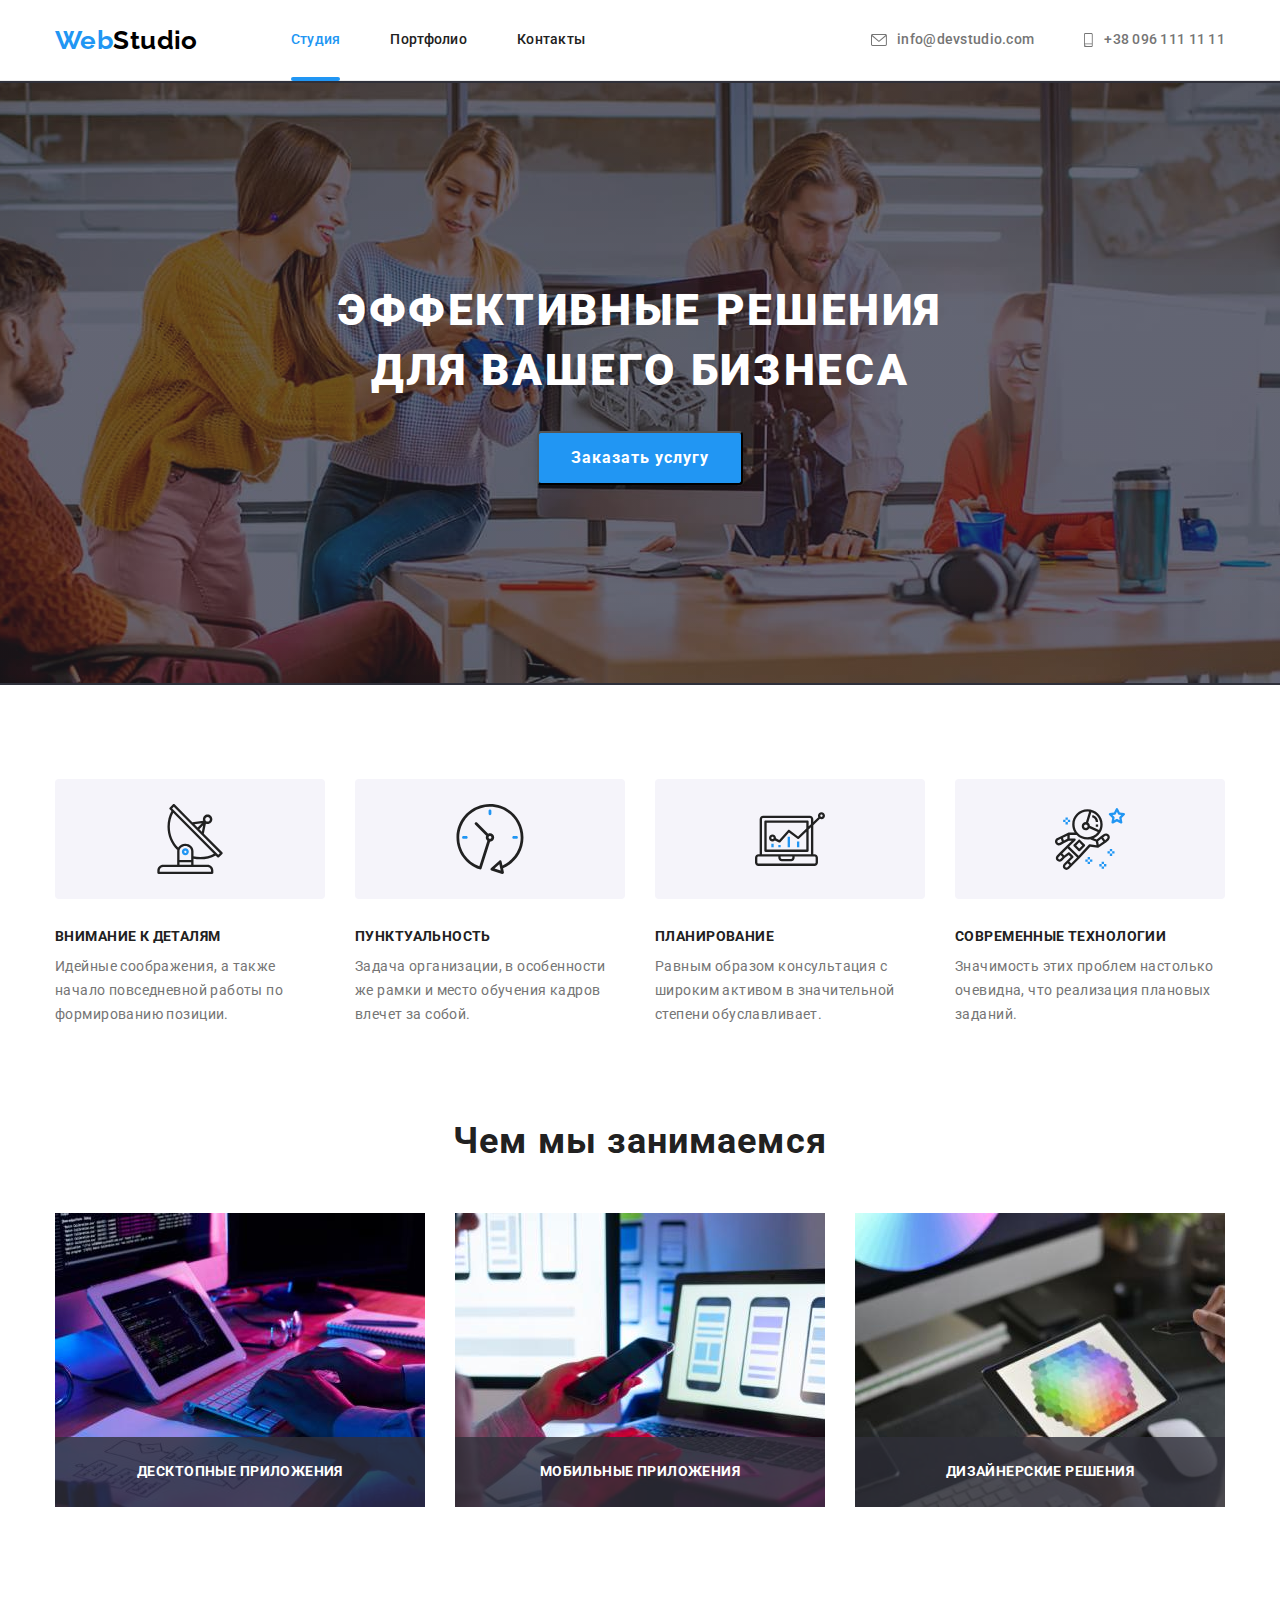
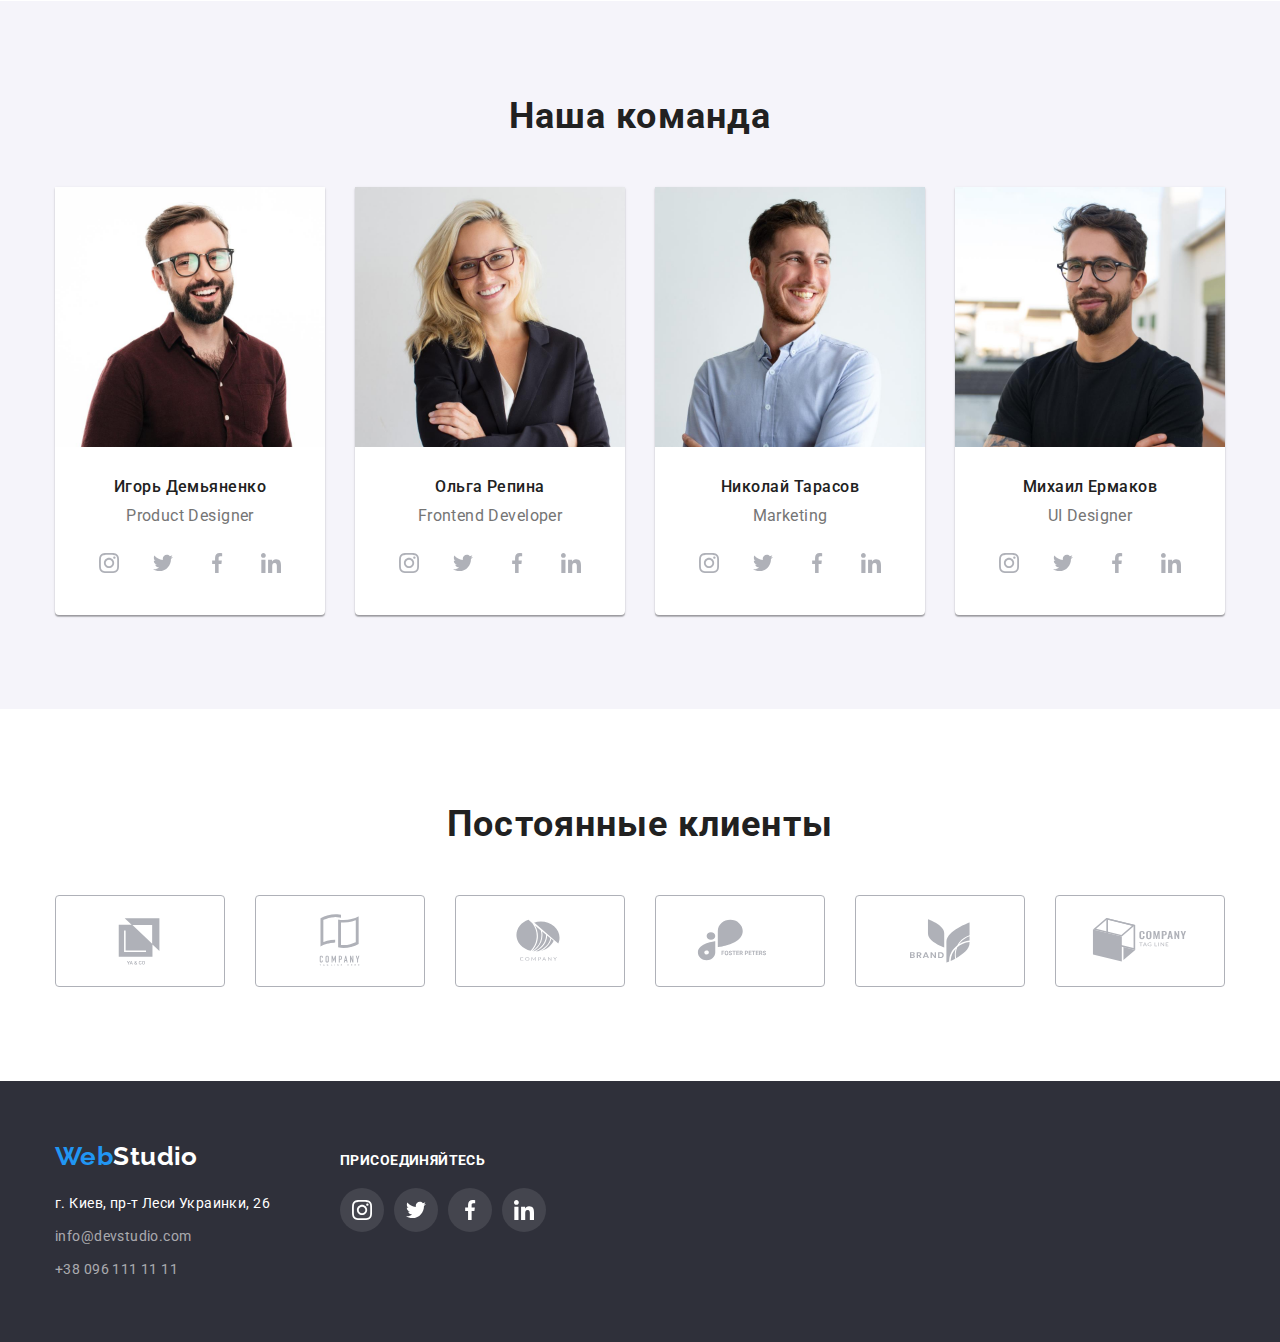
<file: index.html>
<!DOCTYPE html>
<html lang="en">
<head>
    <meta charset="UTF-8">
    <meta http-equiv="X-UA-Compatible" content="IE=edge">
    <meta name="viewport" content="width=device-width, initial-scale=1.0">
    <title>WebStudio</title>
    <link href="https://fonts.googleapis.com/css2?family=Raleway:wght@700&family=Roboto:wght@400;500;700;900&display=swap"
        rel="stylesheet">
    <link rel="stylesheet" href="https://cdnjs.cloudflare.com/ajax/libs/modern-normalize/1.1.0/modern-normalize.min.css">
    <link rel="stylesheet" href="./css/styles.css">
</head>
<body>
    <!--навигация-->
    <header>
        <div class="header container">
            <nav class="site-nav">
                <a href="./index.html" class="logo">Web<span class="logo-black">Studio</span></a>
                <ul class="site-nav list">
                    <li>
                        <a href="#" class="link curent">Студия</a>
                    </li>
                    <li>
                        <a href="./portfolio.html" class="link">Портфолио</a>
                    </li>
                    <li>
                        <a href="#" class="link">Контакты</a>
                    </li>
                    
                </ul>
            </nav>
            <ul class="top-contact list">
                <li>
                    <a href="mailto:info@devstudio.com" class="header-contact">
                        <svg class="icon-mail", style="width: 16px; height: 12px;">
                            <use href="./images/symbol-defs.svg#icon-envelope"></use>
                        </svg>
                        info@devstudio.com
                    </a>
            </li>
                <li><a href="tel:+380961111111" class="header-contact">
                    <svg class="icon-mail", style="width: 10px; height: 16px;">
                        <use href="./images/symbol-defs.svg#icon-smartphone"></use>
                    </svg>
                    +38 096 111 11 11</a></li>
            </ul>
        </div>
    </header>
    <!--основной контент-->
    <main>
        <!--секция 1-->
        <section class="section hero">
            <div class="container">
                <h1 class="hero-title">Эффективные решения для вашего бизнеса</h1>
                <button type="button" class="order" data-modal-open>Заказать услугу</button>
            </div>
        </section>
        <!--секция 2-->
        <section class="section quality">
            <div class="container">
                <ul class="quality list">
                    <li class="quality-item">
                       <div class="quality-images">
                            <svg class="icon-image">
                                <use href="./images/symbol-defs.svg#icon-antenna">
                                </use>
                            </svg>
                       </div>
                        <h3 class="quality-title">Внимание к деталям</h3>
                        <p class="quality-text">Идейные соображения, а также начало повседневной работы по формированию позиции.</p>
                    </li>
                    <li class="quality-item">
                        <div class="quality-images">
                            <svg class="icon-image">
                                <use href="./images/symbol-defs.svg#icon-clock">
                                </use>
                            </svg>
                        </div>
                        <h3 class="quality-title">Пунктуальность</h3>
                        <p class="quality-text">Задача организации, в особенности же рамки и место обучения кадров влечет за собой.</p>
                    </li>
                    <li class="quality-item">
                        <div class="quality-images">
                            <svg class="icon-image">
                                <use href="./images/symbol-defs.svg#icon-diagram">
                                </use>
                            </svg>
                        </div>
                        <h3 class="quality-title">Планирование</h3>
                        <p class="quality-text">Равным образом консультация с широким активом в значительной степени обуславливает.</p>
                    </li>
                    <li class="quality-item">
                        <div class="quality-images">
                            <svg class="icon-image">
                                <use href="./images/symbol-defs.svg#icon-astronaut">
                                </use>
                            </svg>
                        </div>
                        <h3 class="quality-title">Современные технологии</h3>
                        <p class="quality-text">Значимость этих проблем настолько очевидна, что реализация плановых заданий.</p>
                    </li>
                </ul>
            </div>
        </section>
        <!--секция 3-->
        <section class="section business">
            <div class="container">
                <h2 class="section-title">Чем мы занимаемся</h2>
                <ul class="list">
                    <li class="item"><img src="./images/box-1.jpg" alt="man writing a code">
                        <h3 class="business-item-title">Десктопные приложения</h3>    
                    </li>
                    <li class="item"><img src="./images/box-2.jpg" alt="man with smartphone in his hand near laptop">
                        <h3 class="business-item-title">Мобильные приложения</h3>
                    </li>
                    <li class="item"><img src="./images/box-3.jpg" alt="man with tablet">
                        <h3 class="business-item-title">Дизайнерские решения</h3>
                    </li>
            </div>
            </ul>
        </section>
        <!--секция 4-->
        <section class="section team">
            <div class="container">
                <h2 class="section-title">Наша команда</h2>
                <ul class="list">
                    <li class="team-list-item"><img src="./images/img-1.jpg" alt="smiling man in glases" width="270" height="260">
                        <div class="title-group">
                            <h3 class="item-title">Игорь Демьяненко</h3>
                            <p class="position">Product Designer</p>
                            
                            <ul class="social list">
                                <li>
                                    <a href="#" class="social-link">
                                        <svg class="social-link-icon">
                                            <use href="./images/symbol-defs.svg#icon-instagram"></use>
                                        </svg>
                                    </a>
                                </li>
                                <li>
                                    <a href="#" class="social-link">
                                        <svg class="social-link-icon">
                                            <use href="./images/symbol-defs.svg#icon-twitter"></use>
                                        </svg>
                                    </a>
                                </li>
                                <li>
                                    <a href="#" class="social-link">
                                        <svg class="social-link-icon">
                                            <use href="./images/symbol-defs.svg#icon-facebook"></use>
                                        </svg>
                                    </a>
                                </li>
                                <li>
                                    <a href="#" class="social-link">
                                        <svg class="social-link-icon">
                                            <use href="./images/symbol-defs.svg#icon-linkedin"></use>
                                        </svg>
                                    </a>
                                </li>
                            </ul>
                        </div>
                    </li>
                    <li class="team-list-item"><img src="./images/img-2.jpg" alt="smiling woman with glasses" width="270" height="260">
                        <div class="title-group">
                            <h3 class="item-title">Ольга Репина</h3>
                            <p class="position">Frontend Developer</p>
                            <ul class="social list">
                                <li>
                                    <a href="#" class="social-link">
                                        <svg class="social-link-icon">
                                            <use href="./images/symbol-defs.svg#icon-instagram"></use>
                                        </svg>
                                    </a>
                                </li>
                                <li>
                                    <a href="#" class="social-link">
                                        <svg class="social-link-icon">
                                            <use href="./images/symbol-defs.svg#icon-twitter"></use>
                                        </svg>
                                    </a>
                                </li>
                                <li>
                                    <a href="#" class="social-link">
                                        <svg class="social-link-icon">
                                            <use href="./images/symbol-defs.svg#icon-facebook"></use>
                                        </svg>
                                    </a>
                                </li>
                                <li>
                                    <a href="#" class="social-link">
                                        <svg class="social-link-icon">
                                            <use href="./images/symbol-defs.svg#icon-linkedin"></use>
                                        </svg>
                                    </a>
                                </li>
                            </ul>
                        </div>
                    </li>
                    <li class="team-list-item"><img src="./images/img-3.jpg" alt="smiling man" width="270" height="260">
                        <div class="title-group">
                            <h3 class="item-title">Николай Тарасов</h3>
                            <p class="position">Marketing</p>
                            <ul class="social list">
                                <li>
                                    <a href="#" class="social-link">
                                        <svg class="social-link-icon">
                                            <use href="./images/symbol-defs.svg#icon-instagram"></use>
                                        </svg>
                                    </a>
                                </li>
                                <li>
                                    <a href="#" class="social-link">
                                        <svg class="social-link-icon">
                                            <use href="./images/symbol-defs.svg#icon-twitter"></use>
                                        </svg>
                                    </a>
                                </li>
                                <li>
                                    <a href="#" class="social-link">
                                        <svg class="social-link-icon">
                                            <use href="./images/symbol-defs.svg#icon-facebook"></use>
                                        </svg>
                                    </a>
                                </li>
                                <li>
                                    <a href="#" class="social-link">
                                        <svg class="social-link-icon">
                                            <use href="./images/symbol-defs.svg#icon-linkedin"></use>
                                        </svg>
                                    </a>
                                </li>
                            </ul>
                        </div>
                    </li>
                    <li class="team-list-item"><img src="./images/img-4.jpg" alt="man in glases" width="270" height="260">
                        <div class="title-group">
                            <h3 class="item-title">Михаил Ермаков</h3>
                            <p class="position">UI Designer</p>
                            <ul class="social list">
                                <li>
                                    <a href="#" class="social-link">
                                        <svg class="social-link-icon">
                                            <use href="./images/symbol-defs.svg#icon-instagram"></use>
                                        </svg>
                                    </a>
                                </li>
                                <li>
                                    <a href="#" class="social-link">
                                        <svg class="social-link-icon">
                                            <use href="./images/symbol-defs.svg#icon-twitter"></use>
                                        </svg>
                                    </a>
                                </li>
                                <li>
                                    <a href="#" class="social-link">
                                        <svg class="social-link-icon">
                                            <use href="./images/symbol-defs.svg#icon-facebook"></use>
                                        </svg>
                                    </a>
                                </li>
                                <li>
                                    <a href="#" class="social-link">
                                        <svg class="social-link-icon">
                                            <use href="./images/symbol-defs.svg#icon-linkedin"></use>
                                        </svg>
                                    </a>
                                </li>
                            </ul>
                        </div>
                    </li>
                </ul>
            </div>
        </section>
        <!--секция 5-->
        <section class="section regular-customers">
            <div class="container">
                <h2 class="section-title">Постоянные клиенты</h2>
                <ul class="customers list">
                    <li class="customer-item">
                        <a href="" class="customer-link">
                            <svg class="customer-logo">
                                <use href="./images/symbol-defs.svg#icon-company-one">
                                </use>
                            </svg>
                        </a>
                    </li>
                    <li class="customer-item">
                        <a href="" class="customer-link">
                            <svg class="customer-logo">
                                <use href="./images/symbol-defs.svg#icon-company-two">
                                </use>
                            </svg>
                        </a>
                    </li>
                    <li class="customer-item">
                        <a href="" class="customer-link">
                            <svg class="customer-logo">
                                <use href="./images/symbol-defs.svg#icon-company-three">
                                </use>
                            </svg>
                        </a>
                    </li>
                    <li class="customer-item">
                        <a href="" class="customer-link">
                            <svg class="customer-logo">
                                <use href="./images/symbol-defs.svg#icon-company-four">
                                </use>
                            </svg>
                        </a>
                    </li>
                    <li class="customer-item">
                        <a href="" class="customer-link">
                            <svg class="customer-logo">
                                <use href="./images/symbol-defs.svg#icon-company-five">
                                </use>
                            </svg>
                        </a>
                    </li>
                    <li class="customer-item">
                        <a href="" class="customer-link">
                            <svg class="customer-logo">
                                <use href="./images/symbol-defs.svg#icon-company-six">
                                </use>
                            </svg>
                        </a>
                    </li>
                </ul>
            </div>
        </section>
    </main>
    <!--контакты-->
    <footer>
        <div class="footer container">
            <div>
            <a href="./index.html" class="logo">Web<span class="logo-white">Studio</span></a>
            <address>
                <p class="location">г. Киев, пр-т Леси Украинки, 26</p>
                
                <ul class="bottom list">
                    <li><a href="mailto:info@devstudio.com" class="footer-contact">info@devstudio.com</a></li>
                    <li><a href="tel:+380961111111" class="footer-contact">+38 096 111 11 11</a></li>
                </ul>

            </address>
            </div>
        
        
            <div class="footer-social-links">
                <h3 class="join">присоединяйтесь</h3>
                <ul class="footer-social list">
                    <li>
                        <a href="#" class="footer social-link">
                            <svg class="footer social-link-icon">
                                <use href="./images/symbol-defs.svg#icon-instagram"></use>
                            </svg>
                        </a>
                    </li>
                    <li>
                        <a href="#" class="footer social-link">
                            <svg class="footer social-link-icon">
                                <use href="./images/symbol-defs.svg#icon-twitter"></use>
                            </svg>
                        </a>
                    </li>
                    <li>
                        <a href="#" class="footer social-link">
                            <svg class="footer social-link-icon">
                                <use href="./images/symbol-defs.svg#icon-facebook"></use>
                            </svg>
                        </a>
                    </li>
                    <li>
                        <a href="#" class="footer social-link">
                            <svg class="footer social-link-icon">
                                <use href="./images/symbol-defs.svg#icon-linkedin"></use>
                            </svg>
                        </a>
                    </li>
            </div>
        </div>
    </footer>

    <div class="backdrop is-hidden" data-modal>
        <div class="modal">
            <button type="button" class="close-button" data-modal-close>
                <svg class="button-image">
                    <use href="./images/symbol-defs.svg#icon-close"></use>
                </svg>
            </button>
        </div>
    </div>
    <script src="./js/modal.js"></script>
</body>
</html>
</file>
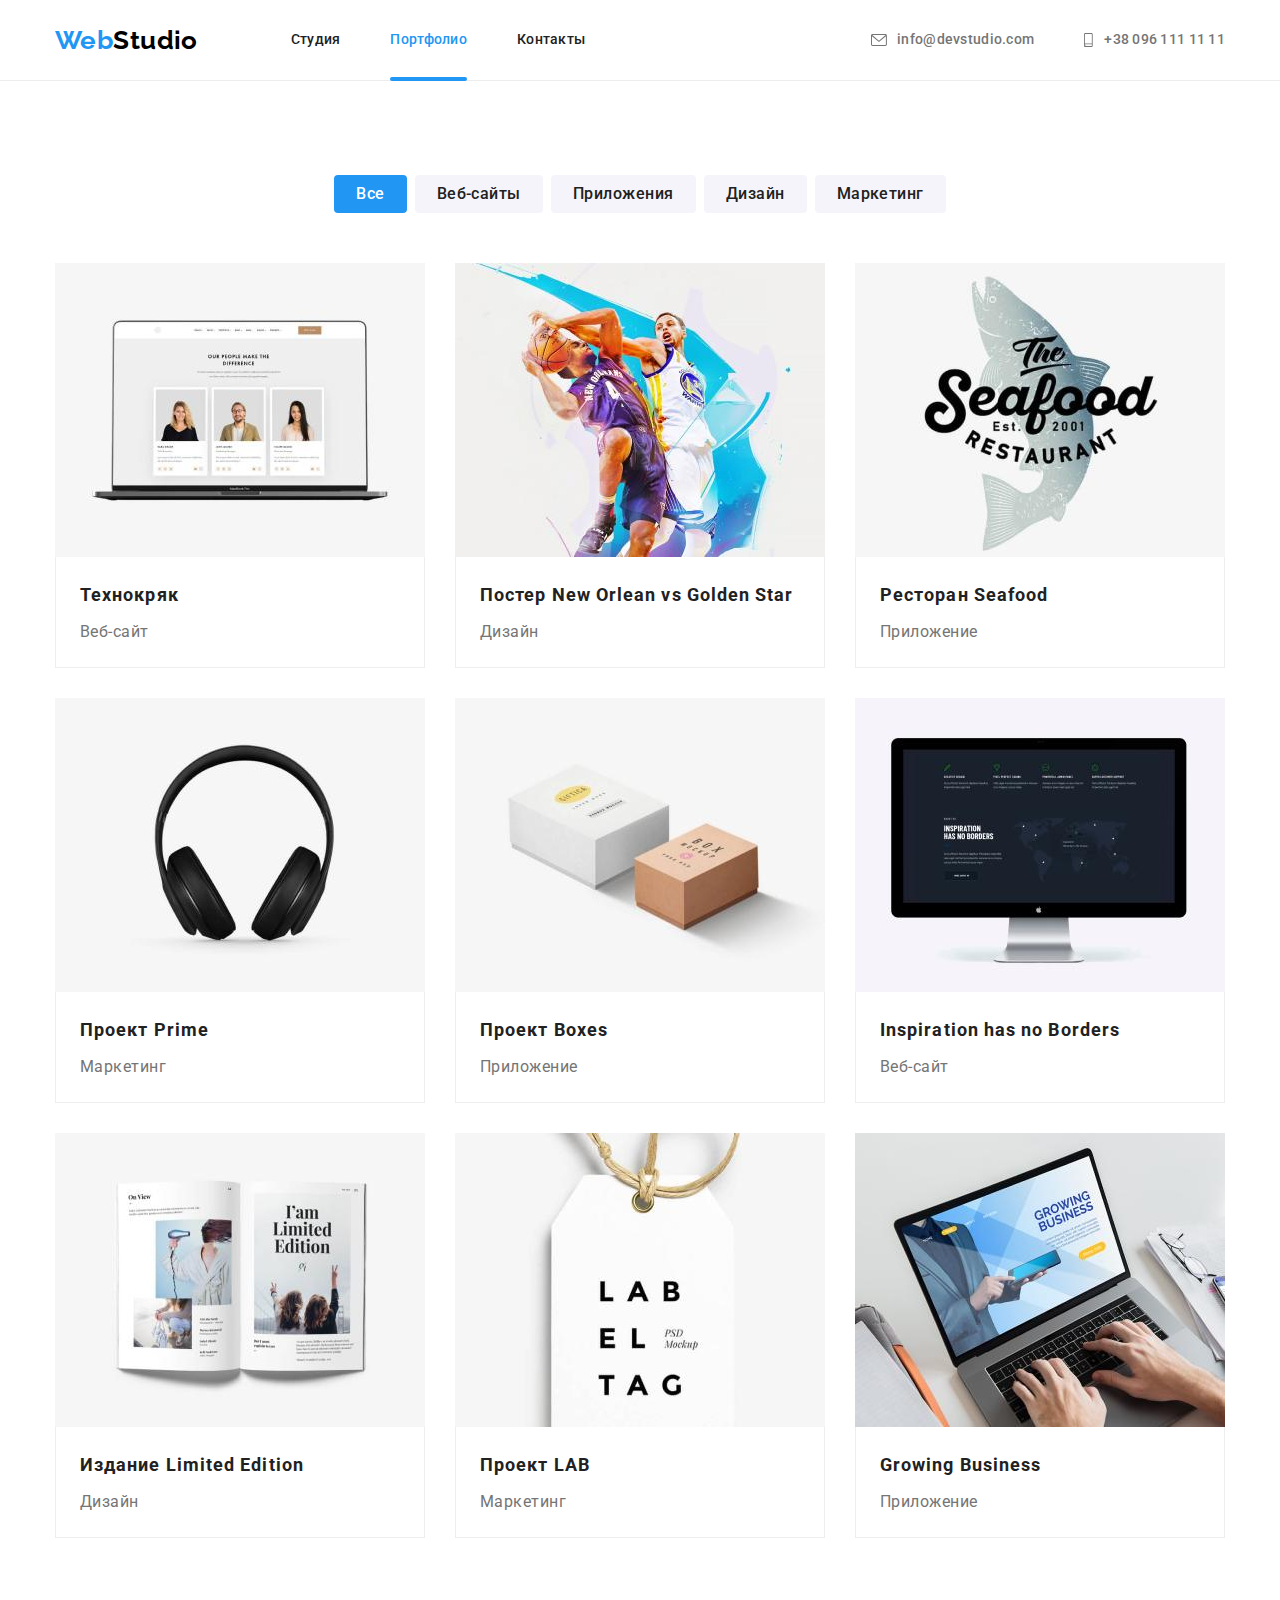
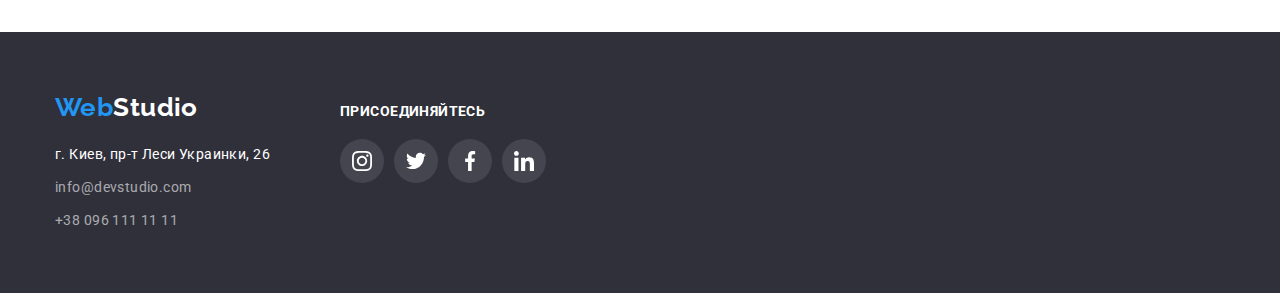
<file: portfolio.html>
<!DOCTYPE html>
<html lang="en">
<head>
    <meta charset="UTF-8">
    <meta http-equiv="X-UA-Compatible" content="IE=edge">
    <meta name="viewport" content="width=device-width, initial-scale=1.0">
    <title>Portfolio</title>
    <link href="https://fonts.googleapis.com/css2?family=Raleway:wght@700&family=Roboto:wght@400;500;700;900&display=swap"
        rel="stylesheet">
    <link rel="stylesheet" href="https://cdnjs.cloudflare.com/ajax/libs/modern-normalize/1.1.0/modern-normalize.min.css">
    <link rel="stylesheet" href="./css/styles.css">
</head>
<body>
    <!--навигация-->
    <header>
        <div class="header container">
            <nav class="site-nav">
                <a href="./index.html" class="logo">Web<span class="logo-black">Studio</span></a>
                <ul class="site-nav list">
                    <li>
                        <a href="./index.html" class="link">Студия</a>
                    </li>
                    <li>
                        <a href="#" class="link curent">Портфолио</a>
                    </li>
                    <li>
                        <a href="#" class="link">Контакты</a>
                    </li>
        
                </ul>
            </nav>
        <ul class="top-contact list">
            <li>
                <a href="mailto:info@devstudio.com" class="header-contact">
                    <svg class="icon-mail", style="width: 16px; height: 12px;">
                        <use href="./images/symbol-defs.svg#icon-envelope"></use>
                    </svg>
                    info@devstudio.com
                </a>
            </li>
            <li><a href="tel:+380961111111" class="header-contact">
                    <svg class="icon-mail", style="width: 10px; height: 16px;">
                        <use href="./images/symbol-defs.svg#icon-smartphone"></use>
                    </svg>
                    +38 096 111 11 11</a></li>
        </ul>
        </div>
        </header>
        <main>
            <section class="section portfolio">
                <div class="container">
                <h1 class="visually-hidden">Портфолио</h1>
                <!--фильтр-->
                <ul class="filter list">
                    <li><button type="button" class="filter-item curent">Все</button></li>
                    <li><button type="button" class="filter-item">Веб-сайты</button></li>
                    <li><button type="button" class="filter-item">Приложения</button></li>
                    <li><button type="button" class="filter-item">Дизайн</button></li>
                    <li><button type="button" class="filter-item">Маркетинг</button></li>
                </ul>

                <!--портфолио-->
                <ul class="project list">
                    <li class="project-item">
                        <a href="#" class="project-link">
                            <div class="project-thumb">
                                <img src="./images/Technocrack.jpg" alt="laptop" width="370" height="294">
                                <div class="overlay">
                                 <article>Технокряк это современная площадка распространения коронавируса. Компании используют эту платформу для цифрового
                            шпионажа и атак на защищённые сервера конкурентов.
                                 </article>
                                </div>
                            </div>
                            <div class="item-group">
                                <h3 class="project-title">Технокряк</h3>
                                <p class="project-type">Веб-сайт</p>
                            </div>
                        </a>
                    </li>
                    <li class="project-item">
                        <a href="#" class="project-link">
                            <div class="project-thumb">
                                <img src="./images/NewOrlean.jpg" alt="bascetball players" width="370" height="294">
                                <div class="overlay">
                                    <article>Lorem, ipsum dolor sit amet consectetur adipisicing elit. Labore delectus, nemo laborum velit error totam veniam ducimus repudiandae aut sint alias quisquam exercitationem tempore? Delectus, iusto aliquam.
                                    </article>
                                </div>
                            </div>
                            <div class="item-group">
                                <h3 class="project-title">Постер New Orlean vs Golden Star</h3>
                                <p class="project-type">Дизайн</p>
                            </div>
                        </a>
                    </li>
                    <li class="project-item">
                        <a href="#" class="project-link">
                            <div class="project-thumb">
                                <img src="./images/Seafood.jpg" alt="restaurant logo - sharck"  width="370" height="294">
                                <div class="overlay">
                                    <article>Lorem ipsum dolor sit, amet consectetur adipisicing elit. Aliquam ipsum numquam distinctio hic voluptatibus adipisci saepe debitis, voluptates laborum facilis, fuga rerum.
                                    </article>
                                </div>
                            </div>
                            <div class="item-group">
                                <h3 class="project-title">Ресторан Seafood</h3>
                                <p class="project-type">Приложение</p>
                            </div>
                        
                        </a>
                    </li>
                    <li class="project-item">
                        <a href="#" class="project-link">
                            <div class="project-thumb">
                                <img src="./images/Prime.jpg" alt="headphones"  width="370" height="294">
                                <div class="overlay">
                                    <article>Lorem ipsum dolor sit amet consectetur adipisicing elit. Cupiditate perferendis temporibus maiores, tempora eveniet repudiandae culpa amet. Nemo et ipsam eligendi explicabo quia exercitationem?
                                    </article>
                                </div>
                            </div>
                            <div class="item-group">
                            <h3 class="project-title">Проект Prime</h3>
                            <p class="project-type">Маркетинг</p>
                            </div>
                            </a>
                    </li>
                    <li class="project-item">
                        <a href="#" class="project-link">
                            <div class="project-thumb">
                                <img src="./images/Boxes.jpg" alt="two boxes"  width="370" height="294">
                                <div class="overlay">
                                    <article>Lorem ipsum dolor sit amet consectetur, adipisicing elit. Sunt quae magnam voluptas, maxime consectetur illo culpa!
                                    </article>
                                </div>
                            </div>
                            <div class="item-group">
                            <h3 class="project-title">Проект Boxes</h3>
                            <p class="project-type">Приложение</p>
                            </div>
                            </a>
                    </li>
                    <li class="project-item">
                        <a href="#" class="project-link">
                            <div class="project-thumb">
                                <img src="./images/insphasnoborder.jpg" alt="monitor"  width="370" height="294">
                                <div class="overlay">
                                    <article>Lorem ipsum dolor sit amet consectetur adipisicing elit. Debitis placeat amet ipsa est numquam provident consectetur maxime obcaecati, unde reiciendis repudiandae!
                                    </article>
                                </div>
                            </div>
                            <div class="item-group">
                            <h3 class="project-title">Inspiration has no Borders</h3>
                            <p class="project-type">Веб-сайт</p>
                            </div>
                        </a>
                    </li>
                    <li class="project-item">
                        <a href="#" class="project-link">
                            <div class="project-thumb">
                                <img src="./images/limitededition.jpg" alt="magazine"  width="370" height="294">
                                <div class="overlay">
                                    <article>Lorem ipsum dolor sit amet consectetur adipisicing elit. Odio, deleniti alias laboriosam quaerat laudantium architecto rem nihil incidunt!
                                    </article>
                                </div>
                            </div>
                            <div class="item-group">
                            <h3 class="project-title">Издание Limited Edition</h3>
                            <p class="project-type">Дизайн</p>
                            </div>
                        </a>
                    </li>
                    <li class="project-item">
                        <a href="#" class="project-link">
                            <div class="project-thumb">
                                <img src="./images/lab.jpg" alt="price tag"  width="370" height="294">
                                <div class="overlay">
                                    <article>Lorem ipsum dolor sit amet consectetur adipisicing elit. Est quam optio a magni quia, unde temporibus ratione eveniet excepturi nihil!
                                    </article>
                                </div>
                            </div>
                            <div class="item-group">
                            <h3 class="project-title">Проект LAB</h3>
                            <p class="project-type">Маркетинг</p>
                            </div>
                        </a>
                    </li>
                    <li class="project-item">
                        <a href="#" class="project-link">
                            <div class="project-thumb">
                                <img src="./images/business.jpg" alt="man typing 'on laptop"  width="370" height="294">
                                <div class="overlay">
                                    <article> Lorem ipsum, dolor sit amet consectetur adipisicing elit. Placeat amet, excepturi perspiciatis autem quisquam similique.
                                    </article>
                                </div>
                            </div>
                            <div class="item-group">
                            <h3 class="project-title">Growing Business</h3>
                            <p class="project-type">Приложение</p>
                            </div>
                        </a>
                    </li>
                    </ul>
        </div>

        </section>
    </main>

    <!--контакты-->
    <footer>
        <div class="footer container">
            <div>
                <a href="./index.html" class="logo">Web<span class="logo-white">Studio</span></a>
                <address>
                    <p class="location">г. Киев, пр-т Леси Украинки, 26</p>
    
                    <ul class="bottom list">
                        <li><a href="mailto:info@devstudio.com" class="footer-contact">info@devstudio.com</a></li>
                        <li><a href="tel:+380961111111" class="footer-contact">+38 096 111 11 11</a></li>
                    </ul>
    
                </address>
            </div>
    
    
            <div class="footer-social-links">
                <h3 class="join">присоединяйтесь</h3>
                <ul class="footer-social list">
                    <li>
                        <a href="#" class="footer social-link">
                            <svg class="footer social-link-icon">
                                <use href="./images/symbol-defs.svg#icon-instagram"></use>
                            </svg>
                        </a>
                    </li>
                    <li>
                        <a href="#" class="footer social-link">
                            <svg class="footer social-link-icon">
                                <use href="./images/symbol-defs.svg#icon-twitter"></use>
                            </svg>
                        </a>
                    </li>
                    <li>
                        <a href="#" class="footer social-link">
                            <svg class="footer social-link-icon">
                                <use href="./images/symbol-defs.svg#icon-facebook"></use>
                            </svg>
                        </a>
                    </li>
                    <li>
                        <a href="#" class="footer social-link">
                            <svg class="footer social-link-icon">
                                <use href="./images/symbol-defs.svg#icon-linkedin"></use>
                            </svg>
                        </a>
                    </li>
            </div>
        </div>
    </footer>
    
</body>
</html>
</file>
<file: css/styles.css>
:root {
  --primary-text-color: #757575;
  --secondary-color: #212121;
  --text-white: #ffffff;
  --accent-color: #2196f3;
  --primary-bgc: #ffffff;
  --secondary-bgc: #f5f4fa;
  --footer-bcg: #2f303a;
}

body {
  font-family: Roboto, sans-serif;
  background-color: var(--primary-bgc);
  color: var(--primary-text-color);
  font-size: 14px;
  letter-spacing: 0.03em;
}

/*обнулюяю відступи окремих елементів**/
h1,
h2,
h3,
h4,
h5,
h6,
ul,
p {
  margin: 0;
  padding: 0;
}

/*задаю значення та спосіб відображення всіх елементів img*/
img {
  display: block;
  max-width: 100%;
}

/*параметри контейнера*/
.container {
  margin-left: auto;
  margin-right: auto;
  padding-left: 15px;
  padding-right: 15px;
  width: 1200px;
}

/*параметри секій*/
.section {
  padding-bottom: 94px;
  padding-top: 94px;
}

/*Прибирає маркери списку*/
.list {
  list-style: none;
}

/*Header*/
header {
  border-bottom: solid 1px #ececec;
}

/*перелаштовує на flex елементи всередині heaer*/
.header.container {
  display: flex;
  align-items: center;
}

/*Логотип*/

.logo {
  margin-right: 93px;

  font-family: "Raleway", sans-serif;
  font-weight: 700;
  font-size: 26px;
  line-height: 1.19;

  color: var(--accent-color);
  text-decoration: none;
}

.logo-black {
  color: #000000;
}

.logo-white {
  color: var(--text-white);
}

/*Навігація сайту*/
.site-nav {
  display: flex;
  align-items: center;
}

.site-nav .link {
  display: block;
  padding: 32px 0;

  color: var(--secondary-color);
  text-decoration: none;
  font-weight: 500;
  font-size: 14px;
  line-height: 1.14;
  letter-spacing: 0.02em;

  transition: color 250ms cubic-bezier(0.4, 0, 0.2, 1);
}

.site-nav > li {
  margin-right: 50px;
}
.site-nav > li:last-child {
  margin-right: 0px;
}

.site-nav .link:hover,
.site-nav .link:focus {
  color: var(--accent-color);
}
.site-nav .link.curent {
  position: relative;
  color: var(--accent-color);
}

.link.curent::after {
  position: absolute;
  bottom: -1px;
  display: block;

  content: "";
  width: 100%;
  height: 4px;

  background-color: var(--accent-color);
  border-radius: 2px;
}

/*Контакти*/

.top-contact.list {
  display: flex;
  margin-left: auto;
}

.header-contact {
  display: flex;
  align-items: center;

  color: var(--primary-text-color);
  text-decoration: none;
  font-weight: 500;
  font-size: 14px;
  line-height: 1.14;
  letter-spacing: 0.02em;

  transition: color 250ms cubic-bezier(0.4, 0, 0.2, 1);
}

.header-contact:hover,
.header-contact:focus {
  color: var(--accent-color);
}

.top-contact.list > li:first-child {
  margin-right: 50px;
}
.icon-mail {
  fill: var(--primary-text-color);
  margin-right: 10px;

  transition: fill 250ms cubic-bezier(0.4, 0, 0.2, 1);
}
.header-contact:hover svg {
  fill: var(--accent-color);
}

/*Body*/

/*Hero*/
.section.hero {
  background-color: var(--footer-bcg);
  padding: 200px 0;
  text-align: center;
  margin: 0 auto;

  background-image: linear-gradient(
      to right,
      rgba(47, 48, 58, 0.4),
      rgba(47, 48, 58, 0.4)
    ),
    url(../images/hero_image.jpg);
  background-repeat: no-repeat;
  background-position: center;
  max-width: 1600px;
}

/*основний заголовок*/
.hero-title {
  margin: 0 auto;
  max-width: 696px;
  margin-bottom: 30px;

  color: var(--text-white);
  font-weight: 900;
  font-size: 44px;
  line-height: 1.36;
  letter-spacing: 0.06em;
  text-transform: uppercase;
}

/*кнопка "замовити послугу"*/
.order {
  padding: 10px 32px;

  color: var(--text-white);
  background-color: var(--accent-color);
  font-family: "Roboto", sans-serif;
  font-weight: 700;
  font-size: 16px;
  line-height: 1.88;
  letter-spacing: 0.06em;

  border-radius: 4px;
  box-shadow: 0px 4px 4px rgba(0, 0, 0, 0.15);

  cursor: pointer;

  transition: bacground-color 250ms cubic-bezier(0.4, 0, 0.2, 1);
}

.order:hover,
.order:focus {
  background: #188ce8;
  box-sizing: border-box;
  box-shadow: 0px 4px 4px rgba(0, 0, 0, 0.15);

  border-radius: 4px;
}

/*переваги*/
.section.quality {
  padding-bottom: 0;
}

.quality.list {
  display: flex;
  flex-wrap: wrap;
  margin-left: calc(-1 * 30px);
}

.quality-images {
  display: flex;
  height: 120px;
  align-items: center;
  justify-content: center;
  margin-bottom: 30px;

  background-color: var(--secondary-bgc);
  border-radius: 4px;
}

.icon-image {
  width: 70px;
  height: 70px;
}

.quality-item {
  margin-left: 30px;
  flex-basis: calc((100% - 4 * 30px) / 4);
}

.quality-title {
  margin-bottom: 10px;

  font-weight: 700;
  font-size: 14px;
  line-height: 1.14;
  text-transform: uppercase;

  color: var(--secondary-color);
}

.quality-text {
  font-weight: 400;
  line-height: 1.71;
}

/*Секція 3  чим ми займаємось*/

/*заголовки секцій*/
.section-title {
  margin: 0 auto;
  margin-bottom: 50px;

  font-weight: 700;
  font-size: 36px;
  line-height: 1.17;
  text-align: center;
  letter-spacing: 0.03em;

  color: var(--secondary-color);
}

/*контент секції 3*/
.business .list {
  display: flex;
  flex-wrap: wrap;
  margin-left: -30px;
}

.list .item {
  position: relative;

  margin-left: 30px;
  flex-basis: calc((100% - 3 * 30px) / 3);
}

.business-item-title {
  position: absolute;
  bottom: 0px;

  width: 100%;
  padding: 27px 0px;

  font-weight: 700;
  font-size: 14px;
  line-height: 1.14;
  text-align: center;
  letter-spacing: 0.03em;
  text-transform: uppercase;

  color: var(--text-white);
  background: rgba(47, 48, 58, 0.8);
}

/*Секція 4  команда*/
.team {
  background: var(--secondary-bgc);
}

.team .list {
  display: flex;
  flex-wrap: wrap;
  margin-left: -30px;
}

/*карточки "команда"*/
.team-list-item {
  margin-left: 30px;
  flex-basis: calc((100% - 30px * 4) / 4);

  background: var(--primary-bgc);
  box-shadow: 0px 1px 3px rgba(0, 0, 0, 0.12), 0px 1px 1px rgba(0, 0, 0, 0.14),
    0px 2px 1px rgba(0, 0, 0, 0.2);
  border-radius: 0px 0px 4px 4px;
}

/*заголовки карток*/
.item-title {
  margin-bottom: 10px;

  font-weight: 500;
  font-size: 16px;
  line-height: 1.19;
  text-align: center;
  letter-spacing: 0.03em;
  color: var(--secondary-color);
}
.position {
  font-size: 16px;
  line-height: 1.19;

  text-align: center;
}

/*заголовки карток - згруповані*/
.title-group {
  padding: 30px 32px 30px 32px;
  text-align: center;
  box-sizing: border-box;
  align-items: center;
}

/*соціальні мережі*/
.social.list {
  display: flex;
  margin-top: 16px;
  margin-left: 0px;
  justify-content: space-between;
}

.social li:not(:last-child) {
  margin-right: 10px;
}

.social-link {
  display: flex;
  align-items: center;
  justify-content: center;
  width: 44px;
  height: 44px;

  background-color: var(--primary-bgc);
  border-radius: 50%;

  transition: background-color 250ms cubic-bezier(0.4, 0, 0.2, 1);
}

.social-link-icon {
  width: 20px;
  height: 20px;

  fill: #afb1b8;

  transition: fill 250ms cubic-bezier(0.4, 0, 0.2, 1);
}

.social-link:hover .social-link-icon,
.social-link:focus .social-link-icon {
  fill: var(--text-white);
}

.social-link:hover,
.social-link:focus {
  background-color: var(--accent-color);
}

/*секція 5 regular-customers*/
.customers {
  display: flex;
  flex-wrap: wrap;
  margin-left: -30px;
}

.customer-item {
  margin-left: 30px;
  flex-basis: calc((100% - 30px * 6) / 6);
}

.customer-link {
  display: flex;
  align-items: center;
  justify-content: center;

  width: 170px;
  height: 92px;

  border: solid 1px #afb1b8;
  border-radius: 4px;

  transition: border 250ms cubic-bezier(0.4, 0, 0.2, 1);
}
.customer-link:hover,
.customer-link:focus {
  border: solid 1px var(--accent-color);
}

.customer-logo {
  width: 106px;
  height: 60px;

  fill: #afb1b8;
  box-sizing: border-box;

  transition: fill 250ms cubic-bezier(0.4, 0, 0.2, 1);
}

.customer-link:hover .customer-logo,
.customer-link:focus .customer-logo {
  fill: var(--accent-color);
}

/*footer*/
footer {
  background: var(--footer-bcg);
  padding: 60px 0;
}

/*параметри логотипу у футері*/
footer .logo {
  display: inline-block;
  margin-bottom: 20px;
  margin-right: 0px;
}

/*адреса*/
.location {
  font-style: normal;
  line-height: 1.71;

  color: var(--text-white);

  margin-bottom: 9px;
}

/*контактні дані*/
.footer-contact {
  font-style: normal;
  line-height: 1.71;
  text-decoration: none;

  color: rgba(255, 255, 255, 0.6);

  transition: color 250ms cubic-bezier(0.4, 0, 0.2, 1);
}
.footer-contact:hover,
.footer-contact:focus {
  color: var(--accent-color);
}

.bottom.list > li:first-child {
  margin-bottom: 9px;
}

/*footer social list*/

.footer.container {
  display: flex;
  align-items: baseline;
}

.footer-social-links {
  margin-left: 70px;
}
.join {
  margin-bottom: 20px;

  font-weight: 700;
  font-size: 14px;
  line-height: 16px;
  letter-spacing: 0.03em;
  text-transform: uppercase;

  color: #ffffff;
}

.footer-social {
  display: flex;
  justify-content: space-between;
}

.footer-social li:not(:last-child) {
  margin-right: 10px;
}

.footer.social-link {
  background: rgba(255, 255, 255, 0.1);
}
.footer.social-link:hover,
.footer.social-link:focus {
  background: var(--accent-color);
}

.footer.social-link-icon {
  fill: var(--text-white);
}

/*Backdrop*/

.backdrop {
  position: fixed;
  top: 0;
  left: 0;
  width: 100%;
  height: 100%;

  background: rgba(0, 0, 0, 0.2);

  transition: opacity 250ms cubic-bezier(0.4, 0, 0.2, 1),
    visibility 250ms cubic-bezier(0.4, 0, 0.2, 1);
  opacity: 1;
}
.modal {
  display: block;
  position: absolute;
  top: 50%;
  left: 50%;

  min-height: 581px;
  min-width: 528px;
  background: var(--primary-bgc);

  box-shadow: 0px 1px 3px rgba(0, 0, 0, 0.12), 0px 1px 1px rgba(0, 0, 0, 0.14),
    0px 2px 1px rgba(0, 0, 0, 0.2);
  border-radius: 4px;

  transition: transform 250ms cubic-bezier(0.4, 0, 0.2, 1);
  transform: translate(-50%, -50%) scale(1);
}

.backdrop.is-hidden .modal {
  transform: translate(-50%, -50%) scale(1.1);
  display: block;
  position: absolute;
  top: 50%;
  left: 50%;
}

.backdrop.is-hidden {
  opacity: 0;
  pointer-events: none;
  visibility: hidden;
}

.button-image {
  width: 18px;
  height: 18px;
  fill: #000000;
}
.close-button {
  position: absolute;
  top: 8px;
  right: 8px;

  display: flex;
  width: 30px;
  height: 30px;
  align-items: center;
  justify-content: center;

  background: var(--primary-bgc);
  border: 1px solid rgba(0, 0, 0, 0.1);
  border-radius: 50%;
}

/*Portfolio*/

/*приховує заголовок секції*/
.visually-hidden {
  position: absolute;
  width: 1px;
  height: 1px;
  margin: -1px;
  border: 0;
  padding: 0;

  white-space: nowrap;
  clip-path: inset(100%);
  clip: rect(0 0 0 0);
  overflow: hidden;
}

/*Фільтр*/
.filter.list {
  display: flex;
  justify-content: center;
  margin-bottom: 50px;
}

.filter > li:not(:last-child) {
  margin-right: 8px;
}

/*конпки фільтра*/
.filter-item {
  padding: 6px 22px;

  font-family: Roboto;
  font-weight: 500;
  font-size: 16px;
  line-height: 1.63;
  text-align: center;
  letter-spacing: 0.03em;

  border: none;
  border-radius: 4px;
  color: var(--secondary-color);
  background-color: var(--secondary-bgc);
  cursor: pointer;

  transition: color 250ms cubic-bezier(0.4, 0, 0.2, 1),
    background-color 250ms cubic-bezier(0.4, 0, 0.2, 1),
    box-shadow 250ms cubic-bezier(0.4, 0, 0.2, 1);
}

.filter-item:hover,
.filter-item:focus {
  color: var(--text-white);
  background-color: var(--accent-color);
  box-shadow: 0px 3px 1px rgba(0, 0, 0, 0.1), 0px 1px 2px rgba(0, 0, 0, 0.08),
    0px 2px 2px rgba(0, 0, 0, 0.12);
  border-radius: 4px;
}

.filter-item.curent {
  color: var(--text-white);
  background-color: var(--accent-color);
}

/*Проекти*/
.project.list {
  display: flex;
  flex-wrap: wrap;
  margin-left: -30px;
  margin-top: -30px;
}

/*карточки*/
.project-item {
  margin-left: 30px;
  margin-top: 30px;
  flex-basis: calc((100% - 30px * 3) / 3);

  background-color: var(--primary-bgc);
}

.project-link {
  display: block;
  height: 100%;
  font-family: Roboto;
  text-decoration: none;

  transition: box-shadow 250ms cubic-bezier(0.4, 0, 0.2, 1);
}
.project-link:hover,
.project-link:focus {
  display: block;
  box-shadow: 0px 1px 1px rgba(0, 0, 0, 0.12), 0px 4px 4px rgba(0, 0, 0, 0.06),
    1px 4px 6px rgba(0, 0, 0, 0.16);
}

/*заголовки карток - згруповані*/
.item-group {
  padding: 20px 24px;
  border: solid 1px #eeeeee;
  border-top: none;
}

/*заголовки карток*/
.project-title {
  margin-bottom: 4px;

  font-weight: 700;
  font-size: 18px;
  line-height: 2;
  letter-spacing: 0.06em;

  color: var(--secondary-color);
}
.project-type {
  font-size: 16px;
  line-height: 1.88;
  letter-spacing: 0.03em;
  color: var(--primary-text-color);
}

/*Оверлей*/

.project-thumb {
  position: relative;
  overflow: hidden;
}

.overlay {
  position: absolute;
  width: 100%;
  height: 100%;
  top: 0%;
  left: 0%;

  padding: 63px 24px;
  font-size: 18px;
  line-height: 1.55;
  letter-spacing: 0.03em;

  color: var(--text-white);
  background: rgba(33, 150, 243, 0.9);

  transform: translateY(calc(100% + 1px));
  transition: transform 250ms cubic-bezier(0.4, 0, 0.2, 1);
}

.project-link:hover .overlay,
.project-link:focus .overlay {
  transform: translateY(0);
}
</file>
